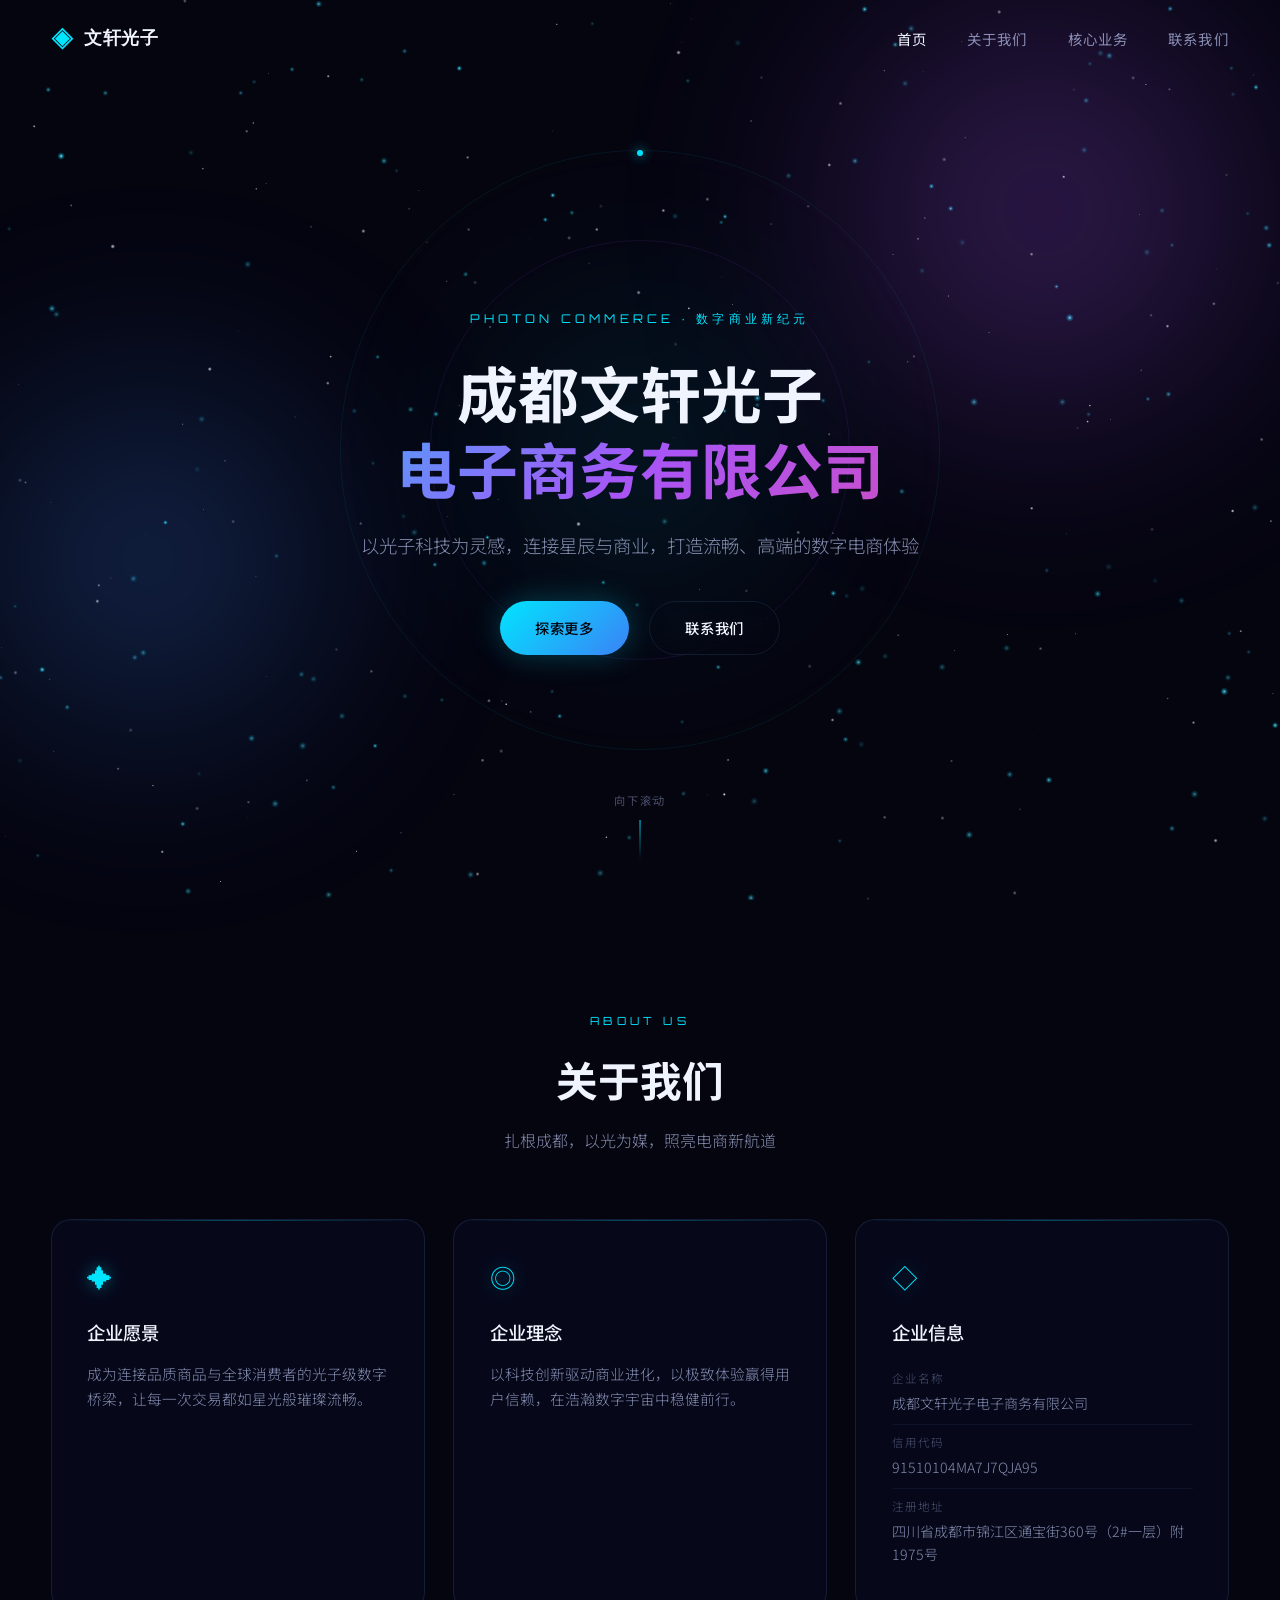
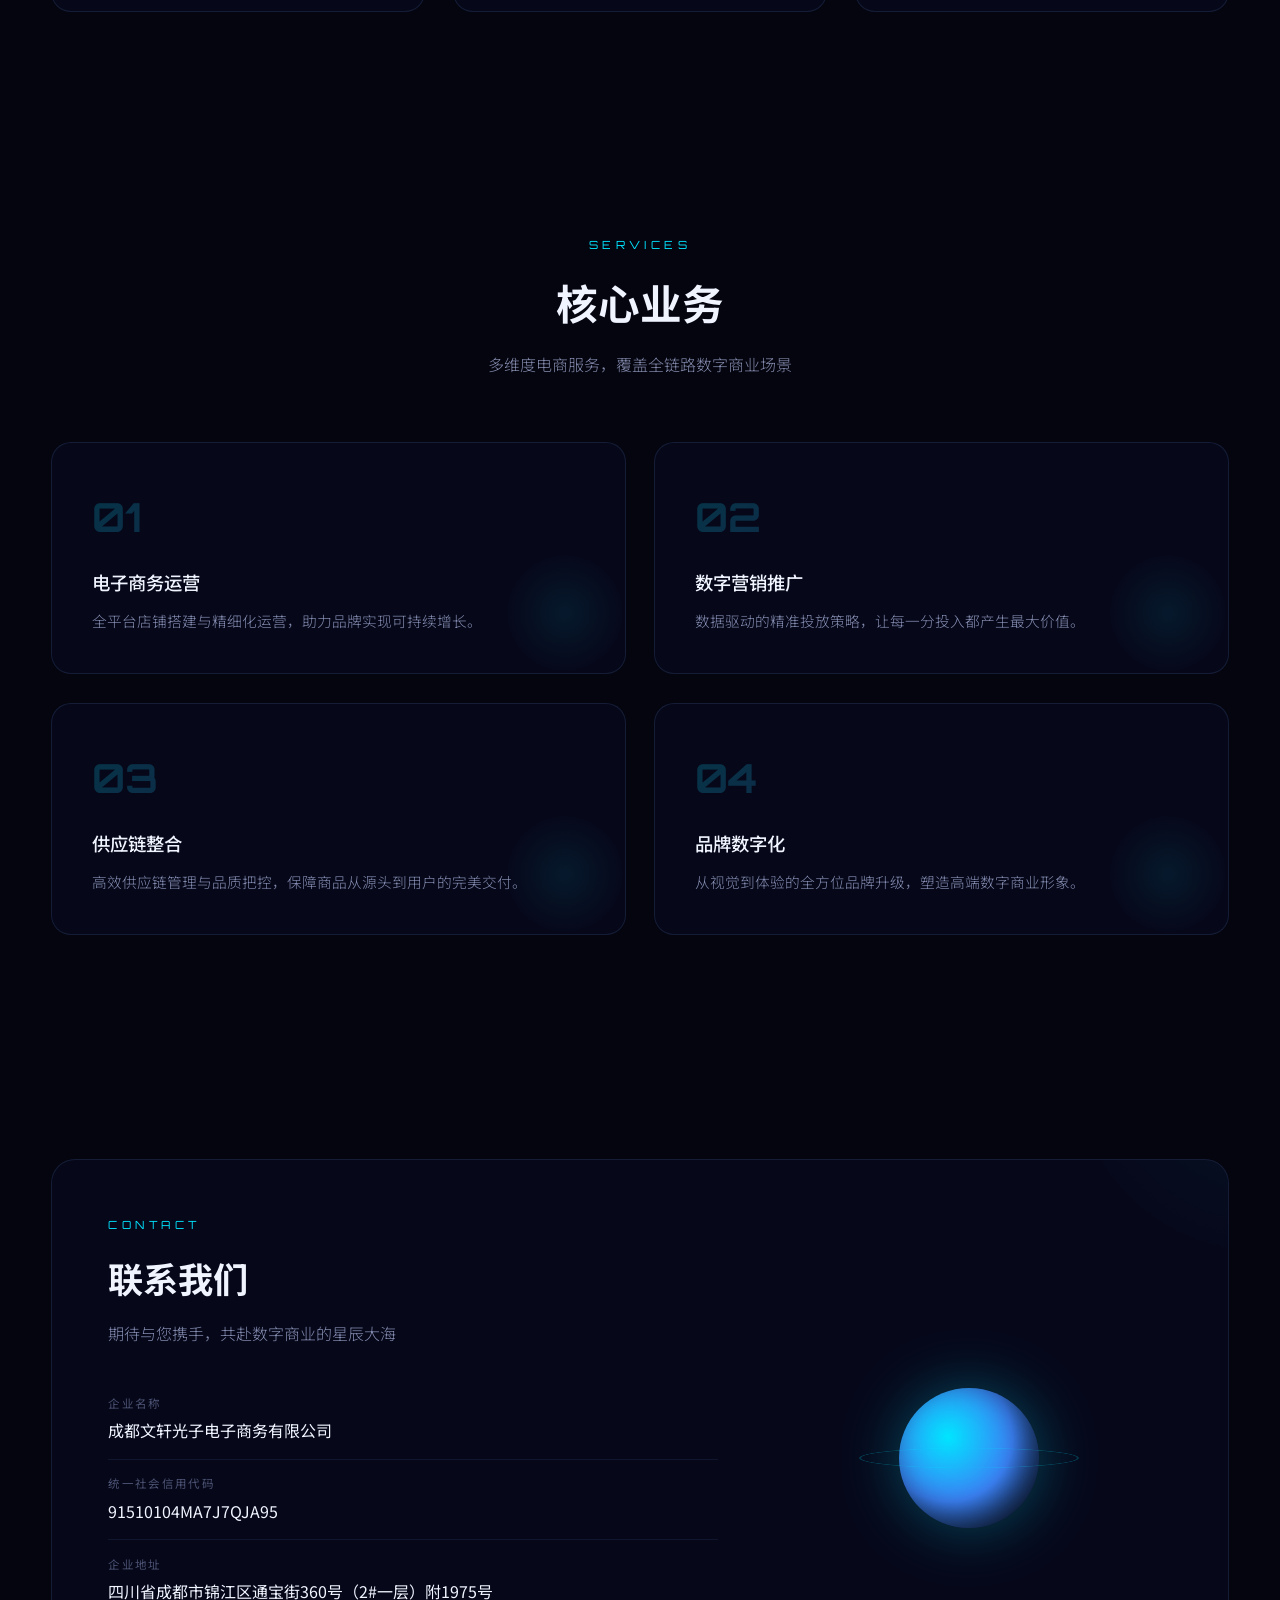
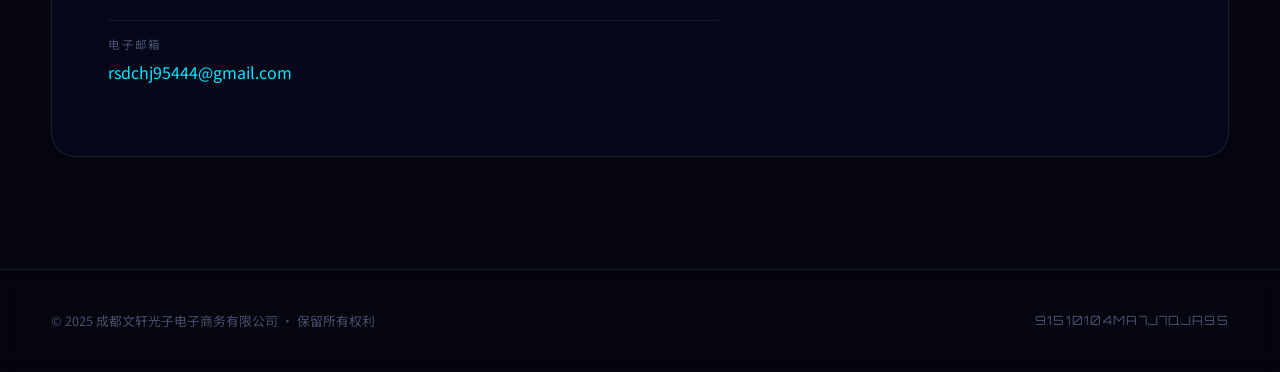
<file: index.html>
<!DOCTYPE html>
<html lang="zh-CN">
<head>
  <meta charset="UTF-8" />
  <meta name="viewport" content="width=device-width, initial-scale=1.0" />
  <meta name="description" content="成都文轩光子电子商务有限公司 — 以光子科技驱动数字商业未来" />
  <title>成都文轩光子电子商务有限公司</title>
  <link rel="preconnect" href="https://fonts.googleapis.com" />
  <link rel="preconnect" href="https://fonts.gstatic.com" crossorigin />
  <link href="https://fonts.googleapis.com/css2?family=Noto+Sans+SC:wght@300;400;500;700&family=Orbitron:wght@400;600;700&display=swap" rel="stylesheet" />
  <link rel="stylesheet" href="styles.css" />
</head>
<body>
  <canvas id="starfield" aria-hidden="true"></canvas>
  <div class="nebula nebula-1" aria-hidden="true"></div>
  <div class="nebula nebula-2" aria-hidden="true"></div>
  <div class="nebula nebula-3" aria-hidden="true"></div>

  <header class="header">
    <nav class="nav container">
      <a href="#" class="logo">
        <span class="logo-icon">◈</span>
        <span class="logo-text">文轩光子</span>
      </a>
      <ul class="nav-links">
        <li><a href="#home">首页</a></li>
        <li><a href="#about">关于我们</a></li>
        <li><a href="#services">核心业务</a></li>
        <li><a href="#contact">联系我们</a></li>
      </ul>
      <button class="nav-toggle" aria-label="打开菜单">
        <span></span><span></span><span></span>
      </button>
    </nav>
  </header>

  <main>
    <section id="home" class="hero">
      <div class="hero-content container">
        <p class="hero-tag reveal">PHOTON COMMERCE · 数字商业新纪元</p>
        <h1 class="hero-title reveal">
          <span class="title-line">成都文轩光子</span>
          <span class="title-line accent">电子商务有限公司</span>
        </h1>
        <p class="hero-desc reveal">
          以光子科技为灵感，连接星辰与商业，打造流畅、高端的数字电商体验
        </p>
        <div class="hero-actions reveal">
          <a href="#about" class="btn btn-primary">探索更多</a>
          <a href="#contact" class="btn btn-ghost">联系我们</a>
        </div>
      </div>
      <div class="hero-orbit" aria-hidden="true">
        <div class="orbit-ring ring-1"></div>
        <div class="orbit-ring ring-2"></div>
        <div class="orbit-dot"></div>
      </div>
      <div class="scroll-hint" aria-hidden="true">
        <span>向下滚动</span>
        <div class="scroll-line"></div>
      </div>
    </section>

    <section id="about" class="section about">
      <div class="container">
        <div class="section-header reveal">
          <span class="section-label">ABOUT US</span>
          <h2>关于我们</h2>
          <p class="section-sub">扎根成都，以光为媒，照亮电商新航道</p>
        </div>
        <div class="about-grid">
          <article class="glass-card reveal">
            <div class="card-icon">✦</div>
            <h3>企业愿景</h3>
            <p>成为连接品质商品与全球消费者的光子级数字桥梁，让每一次交易都如星光般璀璨流畅。</p>
          </article>
          <article class="glass-card reveal" style="--delay: 0.1s">
            <div class="card-icon">◎</div>
            <h3>企业理念</h3>
            <p>以科技创新驱动商业进化，以极致体验赢得用户信赖，在浩瀚数字宇宙中稳健前行。</p>
          </article>
          <article class="glass-card reveal" style="--delay: 0.2s">
            <div class="card-icon">◇</div>
            <h3>企业信息</h3>
            <ul class="info-list">
              <li><span>企业名称</span>成都文轩光子电子商务有限公司</li>
              <li><span>信用代码</span>91510104MA7J7QJA95</li>
              <li><span>注册地址</span>四川省成都市锦江区通宝街360号（2#一层）附1975号</li>
            </ul>
          </article>
        </div>
      </div>
    </section>

    <section id="services" class="section services">
      <div class="container">
        <div class="section-header reveal">
          <span class="section-label">SERVICES</span>
          <h2>核心业务</h2>
          <p class="section-sub">多维度电商服务，覆盖全链路数字商业场景</p>
        </div>
        <div class="services-grid">
          <article class="service-card reveal">
            <span class="service-num">01</span>
            <h3>电子商务运营</h3>
            <p>全平台店铺搭建与精细化运营，助力品牌实现可持续增长。</p>
          </article>
          <article class="service-card reveal" style="--delay: 0.1s">
            <span class="service-num">02</span>
            <h3>数字营销推广</h3>
            <p>数据驱动的精准投放策略，让每一分投入都产生最大价值。</p>
          </article>
          <article class="service-card reveal" style="--delay: 0.2s">
            <span class="service-num">03</span>
            <h3>供应链整合</h3>
            <p>高效供应链管理与品质把控，保障商品从源头到用户的完美交付。</p>
          </article>
          <article class="service-card reveal" style="--delay: 0.3s">
            <span class="service-num">04</span>
            <h3>品牌数字化</h3>
            <p>从视觉到体验的全方位品牌升级，塑造高端数字商业形象。</p>
          </article>
        </div>
      </div>
    </section>

    <section id="contact" class="section contact">
      <div class="container">
        <div class="contact-wrapper reveal">
          <div class="contact-info">
            <span class="section-label">CONTACT</span>
            <h2>联系我们</h2>
            <p class="contact-desc">期待与您携手，共赴数字商业的星辰大海</p>
            <ul class="contact-list">
              <li>
                <span class="contact-label">企业名称</span>
                <span>成都文轩光子电子商务有限公司</span>
              </li>
              <li>
                <span class="contact-label">统一社会信用代码</span>
                <span>91510104MA7J7QJA95</span>
              </li>
              <li>
                <span class="contact-label">企业地址</span>
                <span>四川省成都市锦江区通宝街360号（2#一层）附1975号</span>
              </li>
              <li>
                <span class="contact-label">电子邮箱</span>
                <a href="mailto:rsdchj95444@gmail.com">rsdchj95444@gmail.com</a>
              </li>
            </ul>
          </div>
          <div class="contact-visual" aria-hidden="true">
            <div class="planet"></div>
            <div class="planet-ring"></div>
          </div>
        </div>
      </div>
    </section>
  </main>

  <footer class="footer">
    <div class="container footer-inner">
      <p>© 2025 成都文轩光子电子商务有限公司 · 保留所有权利</p>
      <p class="footer-code">91510104MA7J7QJA95</p>
    </div>
  </footer>

  <script src="script.js"></script>
</body>
</html>
</file>
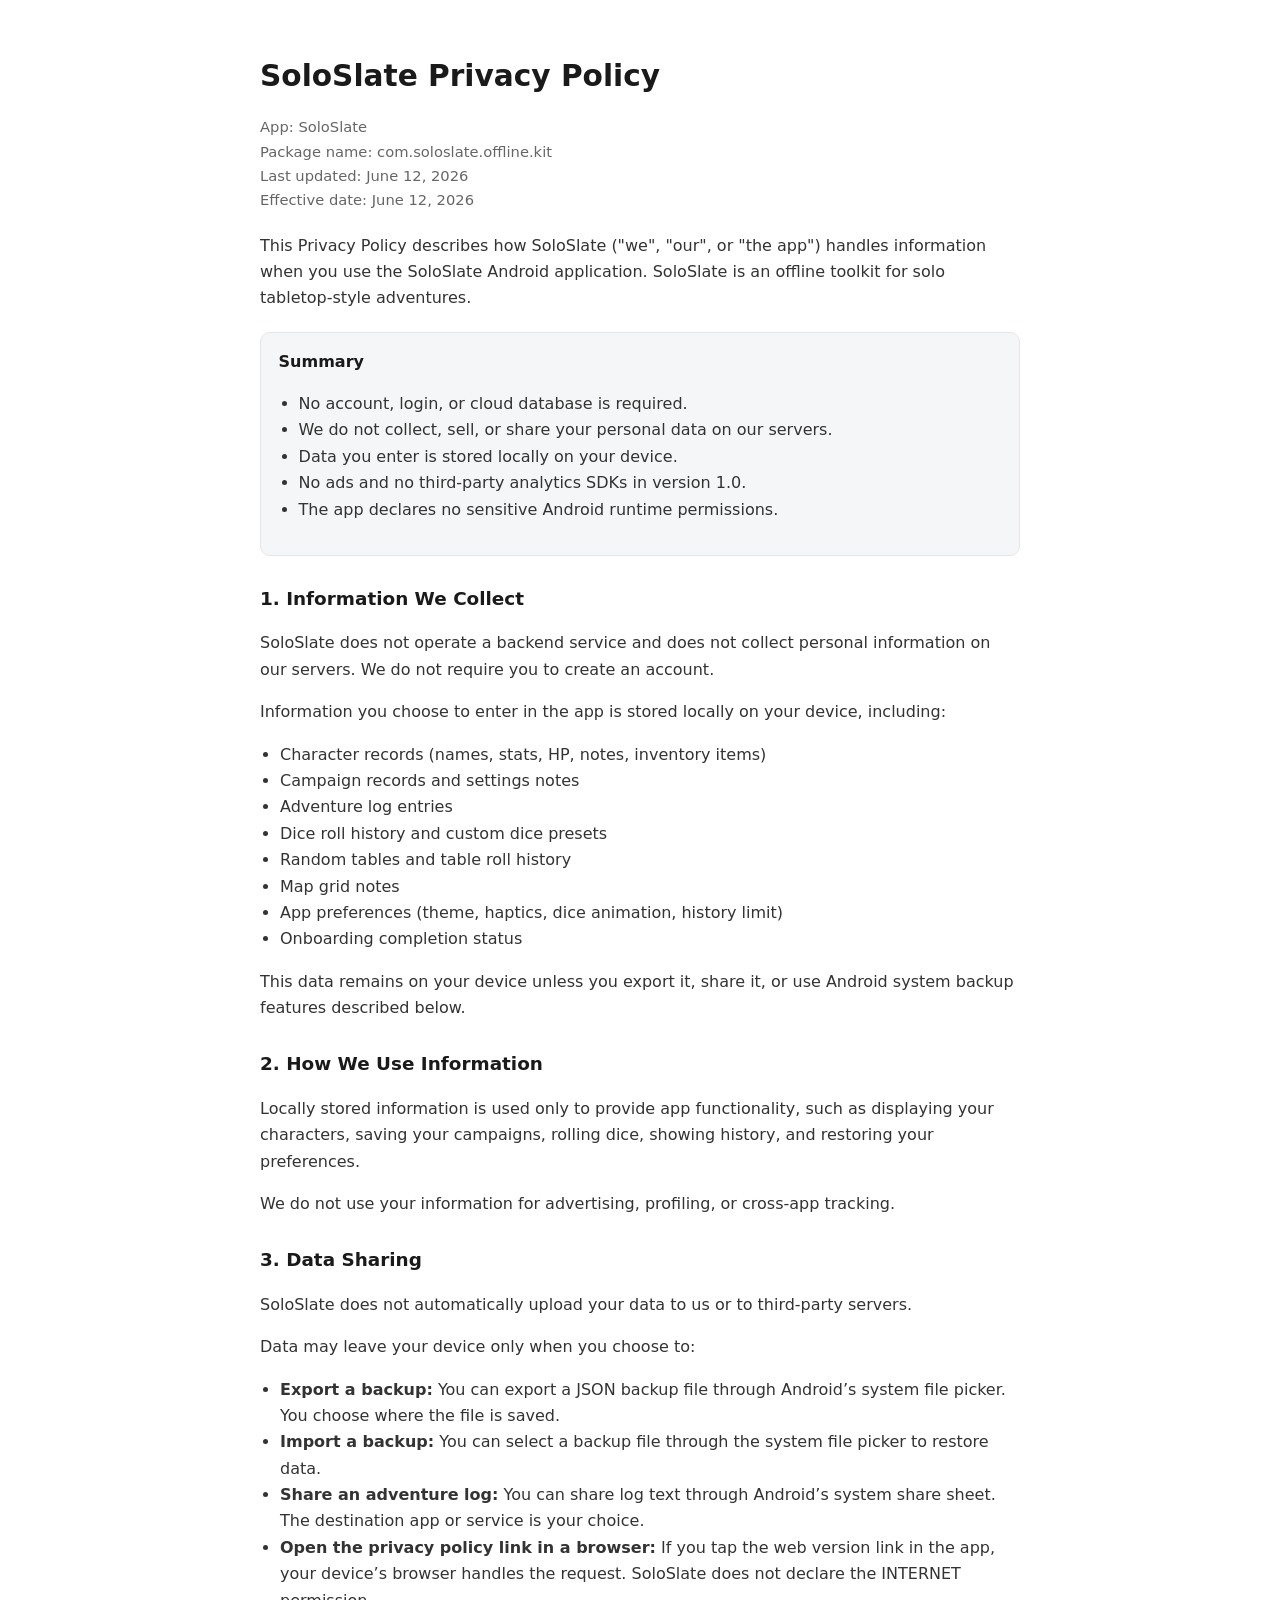
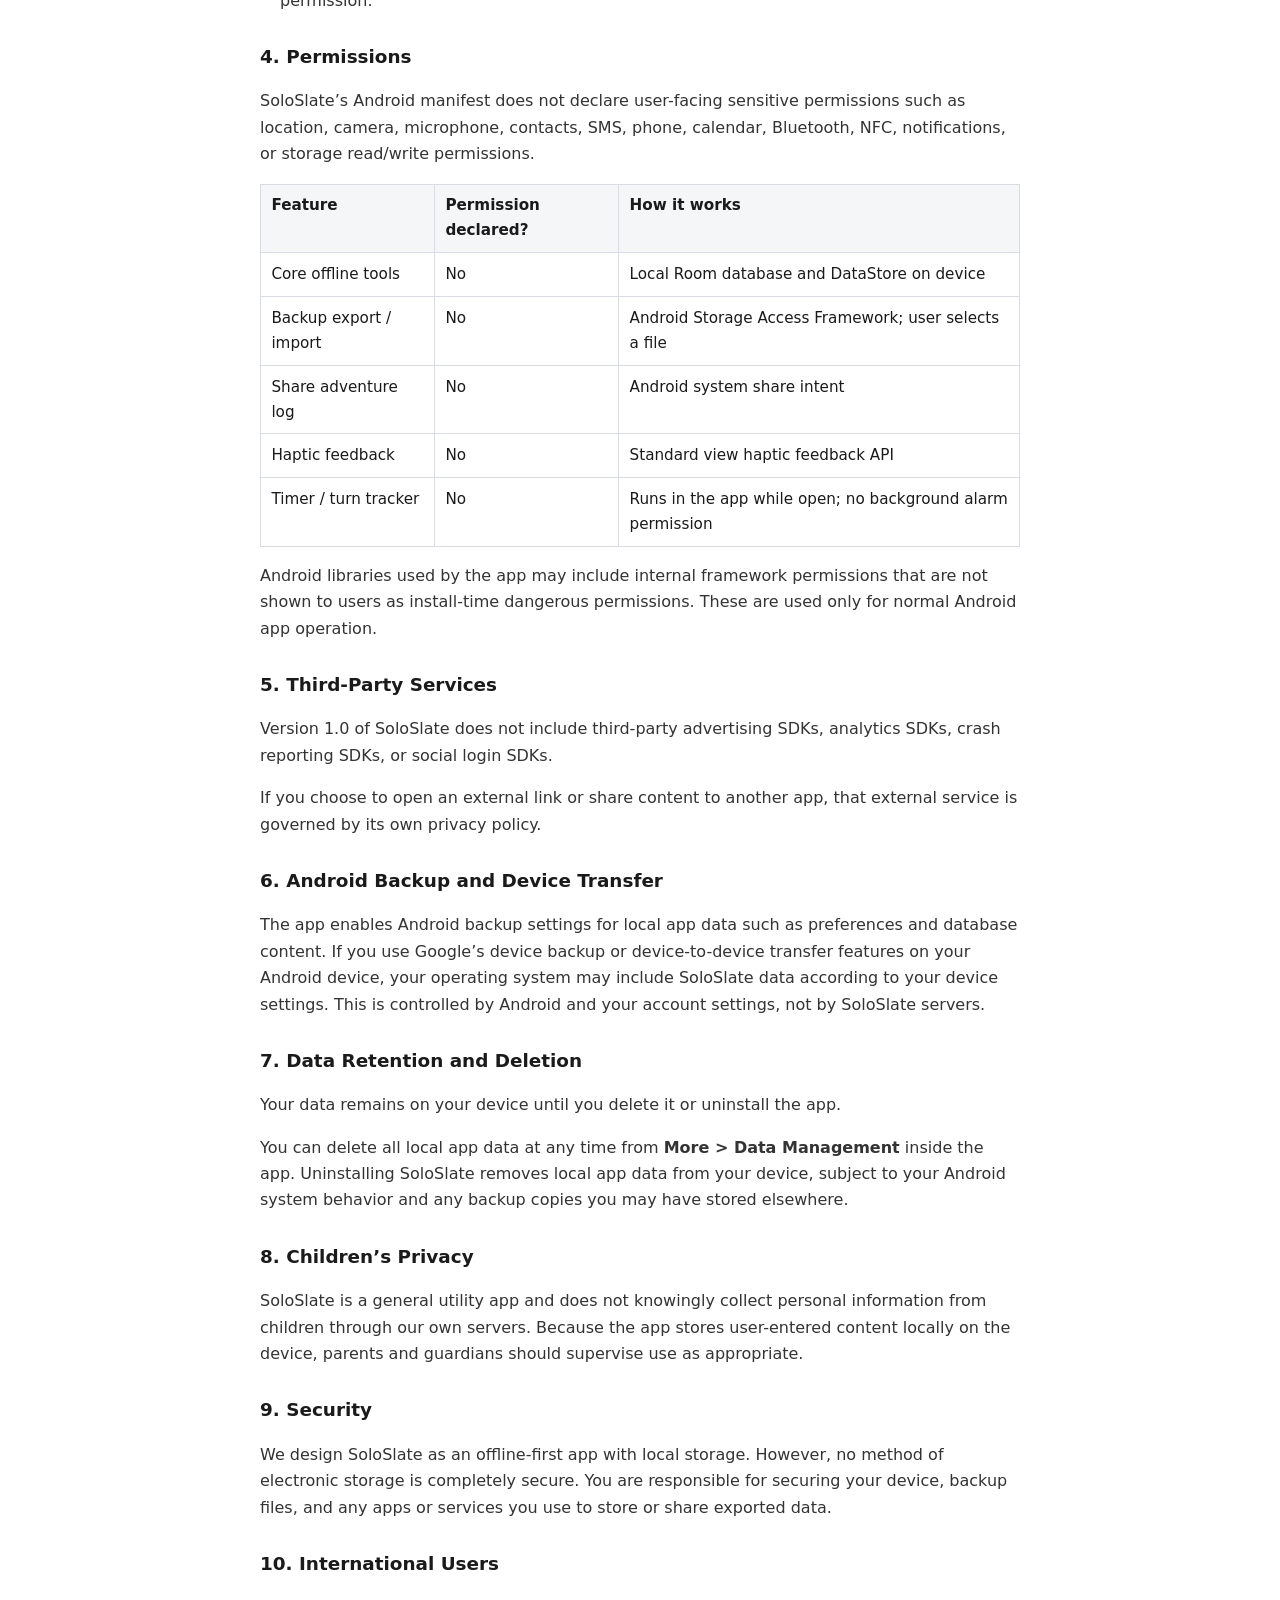
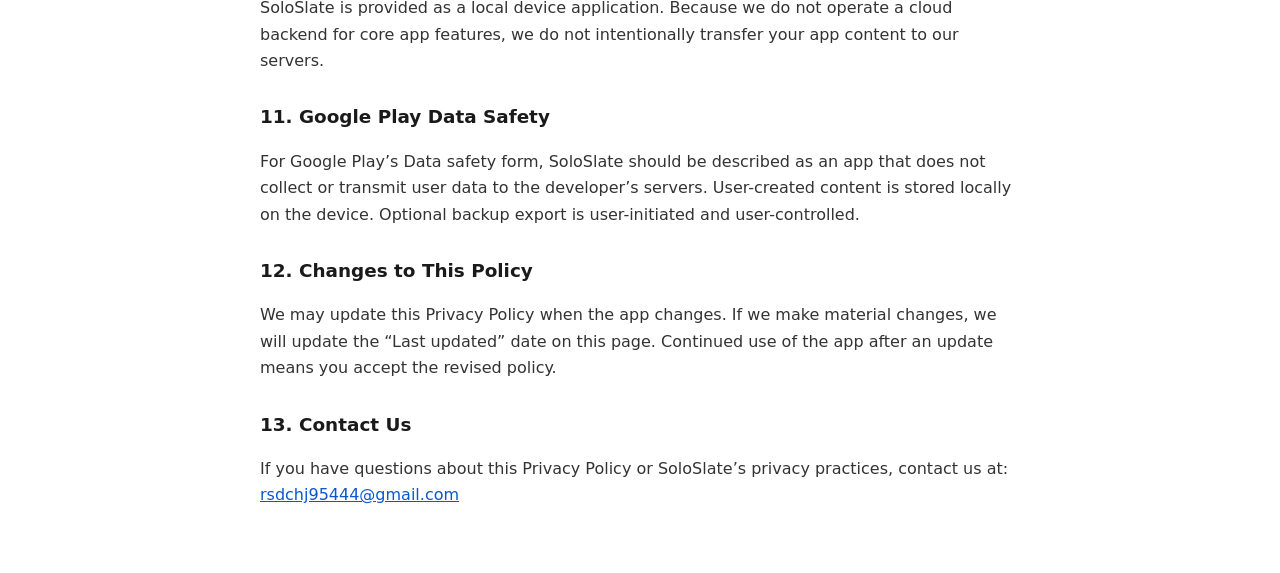
<file: privacy-policy.html>
<!DOCTYPE html>
<html lang="en">
<head>
    <meta charset="UTF-8">
    <meta name="viewport" content="width=device-width, initial-scale=1.0">
    <title>SoloSlate Privacy Policy</title>
    <style>
        :root {
            color-scheme: light dark;
        }
        body {
            font-family: system-ui, -apple-system, "Segoe UI", Roboto, sans-serif;
            line-height: 1.65;
            max-width: 760px;
            margin: 0 auto;
            padding: 2rem 1.25rem 3rem;
            color: #1a1a1a;
            background: #ffffff;
        }
        h1 {
            font-size: 1.85rem;
            margin-bottom: 0.25rem;
        }
        h2 {
            font-size: 1.15rem;
            margin-top: 1.75rem;
            margin-bottom: 0.5rem;
        }
        p, li {
            color: #333333;
        }
        ul {
            padding-left: 1.25rem;
        }
        .meta {
            color: #666666;
            font-size: 0.92rem;
            margin-bottom: 1.25rem;
        }
        .summary-box {
            background: #f5f6f8;
            border: 1px solid #e2e5ea;
            border-radius: 10px;
            padding: 1rem 1.1rem;
            margin: 1.25rem 0;
        }
        a {
            color: #0b57d0;
        }
        table {
            width: 100%;
            border-collapse: collapse;
            margin: 0.75rem 0 1rem;
            font-size: 0.95rem;
        }
        th, td {
            border: 1px solid #d9dde3;
            padding: 0.55rem 0.65rem;
            text-align: left;
            vertical-align: top;
        }
        th {
            background: #f5f6f8;
        }
        @media (prefers-color-scheme: dark) {
            body {
                color: #ececec;
                background: #121212;
            }
            p, li {
                color: #d6d6d6;
            }
            .meta {
                color: #a8a8a8;
            }
            .summary-box {
                background: #1d1f23;
                border-color: #333842;
            }
            th {
                background: #1d1f23;
            }
            th, td {
                border-color: #333842;
            }
            a {
                color: #8ab4f8;
            }
        }
    </style>
</head>
<body>
    <h1>SoloSlate Privacy Policy</h1>
    <p class="meta">
        App: SoloSlate<br>
        Package name: com.soloslate.offline.kit<br>
        Last updated: June 12, 2026<br>
        Effective date: June 12, 2026
    </p>

    <p>
        This Privacy Policy describes how SoloSlate ("we", "our", or "the app") handles information when you use the
        SoloSlate Android application. SoloSlate is an offline toolkit for solo tabletop-style adventures.
    </p>

    <div class="summary-box">
        <strong>Summary</strong>
        <ul>
            <li>No account, login, or cloud database is required.</li>
            <li>We do not collect, sell, or share your personal data on our servers.</li>
            <li>Data you enter is stored locally on your device.</li>
            <li>No ads and no third-party analytics SDKs in version 1.0.</li>
            <li>The app declares no sensitive Android runtime permissions.</li>
        </ul>
    </div>

    <h2>1. Information We Collect</h2>
    <p>
        SoloSlate does not operate a backend service and does not collect personal information on our servers.
        We do not require you to create an account.
    </p>
    <p>
        Information you choose to enter in the app is stored locally on your device, including:
    </p>
    <ul>
        <li>Character records (names, stats, HP, notes, inventory items)</li>
        <li>Campaign records and settings notes</li>
        <li>Adventure log entries</li>
        <li>Dice roll history and custom dice presets</li>
        <li>Random tables and table roll history</li>
        <li>Map grid notes</li>
        <li>App preferences (theme, haptics, dice animation, history limit)</li>
        <li>Onboarding completion status</li>
    </ul>
    <p>
        This data remains on your device unless you export it, share it, or use Android system backup features described below.
    </p>

    <h2>2. How We Use Information</h2>
    <p>
        Locally stored information is used only to provide app functionality, such as displaying your characters,
        saving your campaigns, rolling dice, showing history, and restoring your preferences.
    </p>
    <p>
        We do not use your information for advertising, profiling, or cross-app tracking.
    </p>

    <h2>3. Data Sharing</h2>
    <p>
        SoloSlate does not automatically upload your data to us or to third-party servers.
    </p>
    <p>
        Data may leave your device only when you choose to:
    </p>
    <ul>
        <li>
            <strong>Export a backup:</strong> You can export a JSON backup file through Android’s system file picker.
            You choose where the file is saved.
        </li>
        <li>
            <strong>Import a backup:</strong> You can select a backup file through the system file picker to restore data.
        </li>
        <li>
            <strong>Share an adventure log:</strong> You can share log text through Android’s system share sheet.
            The destination app or service is your choice.
        </li>
        <li>
            <strong>Open the privacy policy link in a browser:</strong> If you tap the web version link in the app,
            your device’s browser handles the request. SoloSlate does not declare the INTERNET permission.
        </li>
    </ul>

    <h2>4. Permissions</h2>
    <p>
        SoloSlate’s Android manifest does not declare user-facing sensitive permissions such as location, camera,
        microphone, contacts, SMS, phone, calendar, Bluetooth, NFC, notifications, or storage read/write permissions.
    </p>
    <table>
        <thead>
            <tr>
                <th>Feature</th>
                <th>Permission declared?</th>
                <th>How it works</th>
            </tr>
        </thead>
        <tbody>
            <tr>
                <td>Core offline tools</td>
                <td>No</td>
                <td>Local Room database and DataStore on device</td>
            </tr>
            <tr>
                <td>Backup export / import</td>
                <td>No</td>
                <td>Android Storage Access Framework; user selects a file</td>
            </tr>
            <tr>
                <td>Share adventure log</td>
                <td>No</td>
                <td>Android system share intent</td>
            </tr>
            <tr>
                <td>Haptic feedback</td>
                <td>No</td>
                <td>Standard view haptic feedback API</td>
            </tr>
            <tr>
                <td>Timer / turn tracker</td>
                <td>No</td>
                <td>Runs in the app while open; no background alarm permission</td>
            </tr>
        </tbody>
    </table>
    <p>
        Android libraries used by the app may include internal framework permissions that are not shown to users as
        install-time dangerous permissions. These are used only for normal Android app operation.
    </p>

    <h2>5. Third-Party Services</h2>
    <p>
        Version 1.0 of SoloSlate does not include third-party advertising SDKs, analytics SDKs, crash reporting SDKs,
        or social login SDKs.
    </p>
    <p>
        If you choose to open an external link or share content to another app, that external service is governed by
        its own privacy policy.
    </p>

    <h2>6. Android Backup and Device Transfer</h2>
    <p>
        The app enables Android backup settings for local app data such as preferences and database content.
        If you use Google’s device backup or device-to-device transfer features on your Android device, your operating
        system may include SoloSlate data according to your device settings. This is controlled by Android and your
        account settings, not by SoloSlate servers.
    </p>

    <h2>7. Data Retention and Deletion</h2>
    <p>
        Your data remains on your device until you delete it or uninstall the app.
    </p>
    <p>
        You can delete all local app data at any time from <strong>More &gt; Data Management</strong> inside the app.
        Uninstalling SoloSlate removes local app data from your device, subject to your Android system behavior and
        any backup copies you may have stored elsewhere.
    </p>

    <h2>8. Children’s Privacy</h2>
    <p>
        SoloSlate is a general utility app and does not knowingly collect personal information from children through
        our own servers. Because the app stores user-entered content locally on the device, parents and guardians
        should supervise use as appropriate.
    </p>

    <h2>9. Security</h2>
    <p>
        We design SoloSlate as an offline-first app with local storage. However, no method of electronic storage is
        completely secure. You are responsible for securing your device, backup files, and any apps or services you
        use to store or share exported data.
    </p>

    <h2>10. International Users</h2>
    <p>
        SoloSlate is provided as a local device application. Because we do not operate a cloud backend for core app
        features, we do not intentionally transfer your app content to our servers.
    </p>

    <h2>11. Google Play Data Safety</h2>
    <p>
        For Google Play’s Data safety form, SoloSlate should be described as an app that does not collect or transmit
        user data to the developer’s servers. User-created content is stored locally on the device. Optional backup
        export is user-initiated and user-controlled.
    </p>

    <h2>12. Changes to This Policy</h2>
    <p>
        We may update this Privacy Policy when the app changes. If we make material changes, we will update the
        “Last updated” date on this page. Continued use of the app after an update means you accept the revised policy.
    </p>

    <h2>13. Contact Us</h2>
    <p>
        If you have questions about this Privacy Policy or SoloSlate’s privacy practices, contact us at:
        <a href="mailto:rsdchj95444@gmail.com">rsdchj95444@gmail.com</a>
    </p>
</body>
</html>
</file>
<file: styles.css>
/* ===== Reset & Base ===== */
*, *::before, *::after {
  margin: 0;
  padding: 0;
  box-sizing: border-box;
}

:root {
  --bg-deep: #050510;
  --bg-space: #0a0a1a;
  --accent-cyan: #00e5ff;
  --accent-purple: #a855f7;
  --accent-blue: #3b82f6;
  --accent-pink: #ec4899;
  --text-primary: #f0f4ff;
  --text-secondary: rgba(200, 210, 255, 0.65);
  --text-muted: rgba(160, 170, 220, 0.45);
  --glass-bg: rgba(10, 15, 40, 0.45);
  --glass-border: rgba(120, 180, 255, 0.12);
  --glass-glow: rgba(0, 229, 255, 0.08);
  --font-display: 'Orbitron', sans-serif;
  --font-body: 'Noto Sans SC', sans-serif;
  --transition: 0.4s cubic-bezier(0.25, 0.46, 0.45, 0.94);
}

html {
  scroll-behavior: smooth;
  font-size: 16px;
}

body {
  font-family: var(--font-body);
  background: var(--bg-deep);
  color: var(--text-primary);
  overflow-x: hidden;
  line-height: 1.7;
  -webkit-font-smoothing: antialiased;
}

a {
  color: var(--accent-cyan);
  text-decoration: none;
  transition: color var(--transition);
}

a:hover {
  color: #fff;
}

.container {
  width: min(1200px, 92vw);
  margin: 0 auto;
}

/* ===== Starfield Canvas ===== */
#starfield {
  position: fixed;
  inset: 0;
  z-index: 0;
  pointer-events: none;
}

/* ===== Nebula Layers ===== */
.nebula {
  position: fixed;
  border-radius: 50%;
  filter: blur(100px);
  opacity: 0.35;
  pointer-events: none;
  z-index: 0;
  animation: nebulaDrift 20s ease-in-out infinite alternate;
}

.nebula-1 {
  width: 600px;
  height: 600px;
  background: radial-gradient(circle, var(--accent-purple) 0%, transparent 70%);
  top: -10%;
  right: -5%;
}

.nebula-2 {
  width: 500px;
  height: 500px;
  background: radial-gradient(circle, var(--accent-blue) 0%, transparent 70%);
  bottom: 10%;
  left: -8%;
  animation-delay: -7s;
}

.nebula-3 {
  width: 400px;
  height: 400px;
  background: radial-gradient(circle, var(--accent-cyan) 0%, transparent 70%);
  top: 50%;
  left: 50%;
  transform: translate(-50%, -50%);
  opacity: 0.15;
  animation-delay: -14s;
}

@keyframes nebulaDrift {
  0% { transform: translate(0, 0) scale(1); }
  100% { transform: translate(30px, -20px) scale(1.08); }
}

/* ===== Header ===== */
.header {
  position: fixed;
  top: 0;
  left: 0;
  right: 0;
  z-index: 100;
  padding: 1.2rem 0;
  transition: background var(--transition), backdrop-filter var(--transition), padding var(--transition);
}

.header.scrolled {
  background: rgba(5, 5, 16, 0.75);
  backdrop-filter: blur(20px);
  -webkit-backdrop-filter: blur(20px);
  border-bottom: 1px solid var(--glass-border);
  padding: 0.8rem 0;
}

.nav {
  display: flex;
  align-items: center;
  justify-content: space-between;
}

.logo {
  display: flex;
  align-items: center;
  gap: 0.6rem;
  color: var(--text-primary);
  font-family: var(--font-display);
  font-weight: 600;
  font-size: 1.1rem;
  letter-spacing: 0.05em;
}

.logo-icon {
  color: var(--accent-cyan);
  font-size: 1.4rem;
  animation: pulse 3s ease-in-out infinite;
}

@keyframes pulse {
  0%, 100% { opacity: 1; filter: drop-shadow(0 0 6px var(--accent-cyan)); }
  50% { opacity: 0.7; filter: drop-shadow(0 0 12px var(--accent-cyan)); }
}

.nav-links {
  display: flex;
  list-style: none;
  gap: 2.5rem;
}

.nav-links a {
  color: var(--text-secondary);
  font-size: 0.9rem;
  font-weight: 400;
  letter-spacing: 0.08em;
  position: relative;
}

.nav-links a::after {
  content: '';
  position: absolute;
  bottom: -4px;
  left: 0;
  width: 0;
  height: 1px;
  background: linear-gradient(90deg, var(--accent-cyan), var(--accent-purple));
  transition: width var(--transition);
}

.nav-links a:hover {
  color: var(--text-primary);
}

.nav-links a:hover::after {
  width: 100%;
}

.nav-toggle {
  display: none;
  flex-direction: column;
  gap: 5px;
  background: none;
  border: none;
  cursor: pointer;
  padding: 4px;
}

.nav-toggle span {
  display: block;
  width: 24px;
  height: 2px;
  background: var(--text-primary);
  transition: var(--transition);
}

/* ===== Hero ===== */
.hero {
  position: relative;
  z-index: 1;
  min-height: 100vh;
  display: flex;
  align-items: center;
  justify-content: center;
  padding: 8rem 0 4rem;
}

.hero-content {
  text-align: center;
  position: relative;
  z-index: 2;
}

.hero-tag {
  font-family: var(--font-display);
  font-size: 0.75rem;
  letter-spacing: 0.35em;
  color: var(--accent-cyan);
  margin-bottom: 1.5rem;
  opacity: 0.85;
}

.hero-title {
  font-size: clamp(2rem, 5.5vw, 3.8rem);
  font-weight: 700;
  line-height: 1.25;
  margin-bottom: 1.5rem;
}

.title-line {
  display: block;
}

.title-line.accent {
  background: linear-gradient(135deg, var(--accent-cyan), var(--accent-purple), var(--accent-pink));
  -webkit-background-clip: text;
  -webkit-text-fill-color: transparent;
  background-clip: text;
}

.hero-desc {
  font-size: clamp(0.95rem, 2vw, 1.15rem);
  color: var(--text-secondary);
  max-width: 560px;
  margin: 0 auto 2.5rem;
  font-weight: 300;
}

.hero-actions {
  display: flex;
  gap: 1.2rem;
  justify-content: center;
  flex-wrap: wrap;
}

.btn {
  display: inline-flex;
  align-items: center;
  padding: 0.85rem 2.2rem;
  border-radius: 50px;
  font-size: 0.9rem;
  font-weight: 500;
  letter-spacing: 0.06em;
  transition: all var(--transition);
  cursor: pointer;
  border: none;
}

.btn-primary {
  background: linear-gradient(135deg, var(--accent-cyan), var(--accent-blue));
  color: #050510;
  box-shadow: 0 0 30px rgba(0, 229, 255, 0.25);
}

.btn-primary:hover {
  transform: translateY(-2px);
  box-shadow: 0 0 50px rgba(0, 229, 255, 0.4);
  color: #050510;
}

.btn-ghost {
  background: transparent;
  color: var(--text-primary);
  border: 1px solid var(--glass-border);
  backdrop-filter: blur(10px);
}

.btn-ghost:hover {
  border-color: var(--accent-cyan);
  background: var(--glass-glow);
  color: var(--text-primary);
}

/* Hero Orbit Decoration */
.hero-orbit {
  position: absolute;
  top: 50%;
  left: 50%;
  transform: translate(-50%, -50%);
  width: min(70vw, 600px);
  height: min(70vw, 600px);
  pointer-events: none;
  z-index: 0;
}

.orbit-ring {
  position: absolute;
  inset: 0;
  border: 1px solid rgba(0, 229, 255, 0.08);
  border-radius: 50%;
  animation: orbitSpin 30s linear infinite;
}

.ring-2 {
  inset: 15%;
  border-color: rgba(168, 85, 247, 0.1);
  animation-direction: reverse;
  animation-duration: 45s;
}

.orbit-dot {
  position: absolute;
  top: 0;
  left: 50%;
  width: 6px;
  height: 6px;
  background: var(--accent-cyan);
  border-radius: 50%;
  box-shadow: 0 0 12px var(--accent-cyan);
  transform: translateX(-50%);
  animation: orbitSpin 30s linear infinite;
  transform-origin: 0 min(35vw, 300px);
}

@keyframes orbitSpin {
  from { transform: rotate(0deg); }
  to { transform: rotate(360deg); }
}

.scroll-hint {
  position: absolute;
  bottom: 2.5rem;
  left: 50%;
  transform: translateX(-50%);
  display: flex;
  flex-direction: column;
  align-items: center;
  gap: 0.6rem;
  color: var(--text-muted);
  font-size: 0.7rem;
  letter-spacing: 0.2em;
}

.scroll-line {
  width: 1px;
  height: 40px;
  background: linear-gradient(to bottom, var(--accent-cyan), transparent);
  animation: scrollPulse 2s ease-in-out infinite;
}

@keyframes scrollPulse {
  0%, 100% { opacity: 0.3; transform: scaleY(0.6); }
  50% { opacity: 1; transform: scaleY(1); }
}

/* ===== Sections ===== */
.section {
  position: relative;
  z-index: 1;
  padding: 7rem 0;
}

.section-header {
  text-align: center;
  margin-bottom: 4rem;
}

.section-label {
  font-family: var(--font-display);
  font-size: 0.7rem;
  letter-spacing: 0.4em;
  color: var(--accent-cyan);
  display: block;
  margin-bottom: 0.8rem;
}

.section-header h2 {
  font-size: clamp(1.8rem, 4vw, 2.6rem);
  font-weight: 700;
  margin-bottom: 0.8rem;
}

.section-sub {
  color: var(--text-secondary);
  font-weight: 300;
  font-size: 1rem;
}

/* ===== Glass Cards ===== */
.about-grid {
  display: grid;
  grid-template-columns: repeat(3, 1fr);
  gap: 1.8rem;
}

.glass-card {
  background: var(--glass-bg);
  border: 1px solid var(--glass-border);
  border-radius: 20px;
  padding: 2.2rem;
  backdrop-filter: blur(20px);
  -webkit-backdrop-filter: blur(20px);
  transition: all var(--transition);
  position: relative;
  overflow: hidden;
}

.glass-card::before {
  content: '';
  position: absolute;
  top: 0;
  left: 0;
  right: 0;
  height: 1px;
  background: linear-gradient(90deg, transparent, rgba(0, 229, 255, 0.3), transparent);
}

.glass-card:hover {
  transform: translateY(-6px);
  border-color: rgba(0, 229, 255, 0.25);
  box-shadow: 0 20px 60px rgba(0, 0, 0, 0.4), 0 0 40px var(--glass-glow);
}

.card-icon {
  font-size: 1.6rem;
  color: var(--accent-cyan);
  margin-bottom: 1.2rem;
  filter: drop-shadow(0 0 8px rgba(0, 229, 255, 0.4));
}

.glass-card h3 {
  font-size: 1.15rem;
  margin-bottom: 0.8rem;
  font-weight: 500;
}

.glass-card p {
  color: var(--text-secondary);
  font-size: 0.92rem;
  font-weight: 300;
}

.info-list {
  list-style: none;
}

.info-list li {
  font-size: 0.88rem;
  color: var(--text-secondary);
  padding: 0.5rem 0;
  border-bottom: 1px solid rgba(120, 180, 255, 0.06);
  font-weight: 300;
}

.info-list li:last-child {
  border-bottom: none;
}

.info-list li span {
  display: block;
  font-size: 0.72rem;
  color: var(--text-muted);
  letter-spacing: 0.1em;
  margin-bottom: 0.2rem;
  text-transform: uppercase;
}

/* ===== Services ===== */
.services-grid {
  display: grid;
  grid-template-columns: repeat(2, 1fr);
  gap: 1.8rem;
}

.service-card {
  background: var(--glass-bg);
  border: 1px solid var(--glass-border);
  border-radius: 20px;
  padding: 2.5rem;
  backdrop-filter: blur(20px);
  -webkit-backdrop-filter: blur(20px);
  transition: all var(--transition);
  position: relative;
  overflow: hidden;
}

.service-card::after {
  content: '';
  position: absolute;
  bottom: 0;
  right: 0;
  width: 120px;
  height: 120px;
  background: radial-gradient(circle, var(--glass-glow), transparent 70%);
  pointer-events: none;
}

.service-card:hover {
  transform: translateY(-4px);
  border-color: rgba(168, 85, 247, 0.25);
  box-shadow: 0 16px 50px rgba(0, 0, 0, 0.35);
}

.service-num {
  font-family: var(--font-display);
  font-size: 2.5rem;
  font-weight: 700;
  background: linear-gradient(135deg, rgba(0, 229, 255, 0.2), rgba(168, 85, 247, 0.2));
  -webkit-background-clip: text;
  -webkit-text-fill-color: transparent;
  background-clip: text;
  display: block;
  margin-bottom: 1rem;
}

.service-card h3 {
  font-size: 1.15rem;
  margin-bottom: 0.6rem;
  font-weight: 500;
}

.service-card p {
  color: var(--text-secondary);
  font-size: 0.92rem;
  font-weight: 300;
}

/* ===== Contact ===== */
.contact-wrapper {
  display: grid;
  grid-template-columns: 1.2fr 0.8fr;
  gap: 3rem;
  align-items: center;
  background: var(--glass-bg);
  border: 1px solid var(--glass-border);
  border-radius: 24px;
  padding: 3.5rem;
  backdrop-filter: blur(24px);
  -webkit-backdrop-filter: blur(24px);
  position: relative;
  overflow: hidden;
}

.contact-wrapper::before {
  content: '';
  position: absolute;
  top: -50%;
  right: -20%;
  width: 400px;
  height: 400px;
  background: radial-gradient(circle, rgba(0, 229, 255, 0.06), transparent 70%);
  pointer-events: none;
}

.contact-info h2 {
  font-size: clamp(1.6rem, 3vw, 2.2rem);
  margin: 0.5rem 0 0.8rem;
}

.contact-desc {
  color: var(--text-secondary);
  font-weight: 300;
  margin-bottom: 2rem;
}

.contact-list {
  list-style: none;
}

.contact-list li {
  padding: 0.9rem 0;
  border-bottom: 1px solid rgba(120, 180, 255, 0.08);
  display: flex;
  flex-direction: column;
  gap: 0.25rem;
}

.contact-list li:last-child {
  border-bottom: none;
}

.contact-label {
  font-size: 0.72rem;
  color: var(--text-muted);
  letter-spacing: 0.12em;
  text-transform: uppercase;
}

.contact-list a {
  font-size: 1rem;
}

.contact-visual {
  display: flex;
  align-items: center;
  justify-content: center;
  position: relative;
  height: 280px;
}

.planet {
  width: 140px;
  height: 140px;
  border-radius: 50%;
  background: radial-gradient(circle at 35% 35%, var(--accent-cyan), var(--accent-blue) 50%, var(--bg-deep) 100%);
  box-shadow:
    0 0 60px rgba(0, 229, 255, 0.3),
    inset -10px -10px 30px rgba(0, 0, 0, 0.5);
  animation: planetFloat 6s ease-in-out infinite;
}

.planet-ring {
  position: absolute;
  width: 220px;
  height: 60px;
  border: 2px solid rgba(0, 229, 255, 0.2);
  border-radius: 50%;
  transform: rotateX(70deg);
  animation: ringSpin 20s linear infinite;
}

@keyframes planetFloat {
  0%, 100% { transform: translateY(0); }
  50% { transform: translateY(-12px); }
}

@keyframes ringSpin {
  from { transform: rotateX(70deg) rotateZ(0deg); }
  to { transform: rotateX(70deg) rotateZ(360deg); }
}

/* ===== Footer ===== */
.footer {
  position: relative;
  z-index: 1;
  padding: 2.5rem 0;
  border-top: 1px solid var(--glass-border);
  background: rgba(5, 5, 16, 0.6);
  backdrop-filter: blur(10px);
}

.footer-inner {
  display: flex;
  justify-content: space-between;
  align-items: center;
  flex-wrap: wrap;
  gap: 1rem;
}

.footer p {
  font-size: 0.8rem;
  color: var(--text-muted);
}

.footer-code {
  font-family: var(--font-display);
  font-size: 0.7rem;
  letter-spacing: 0.1em;
}

/* ===== Reveal Animation ===== */
.reveal {
  opacity: 0;
  transform: translateY(30px);
  transition: opacity 0.8s cubic-bezier(0.25, 0.46, 0.45, 0.94),
              transform 0.8s cubic-bezier(0.25, 0.46, 0.45, 0.94);
  transition-delay: var(--delay, 0s);
}

.reveal.visible {
  opacity: 1;
  transform: translateY(0);
}

/* ===== Responsive ===== */
@media (max-width: 900px) {
  .about-grid {
    grid-template-columns: 1fr;
  }

  .services-grid {
    grid-template-columns: 1fr;
  }

  .contact-wrapper {
    grid-template-columns: 1fr;
    padding: 2.5rem;
  }

  .contact-visual {
    height: 200px;
  }
}

@media (max-width: 768px) {
  .nav-links {
    display: none;
    position: absolute;
    top: 100%;
    left: 0;
    right: 0;
    flex-direction: column;
    background: rgba(5, 5, 16, 0.95);
    backdrop-filter: blur(20px);
    padding: 1.5rem 2rem;
    gap: 1.2rem;
    border-bottom: 1px solid var(--glass-border);
  }

  .nav-links.open {
    display: flex;
  }

  .nav-toggle {
    display: flex;
  }

  .hero {
    padding: 7rem 0 3rem;
  }

  .section {
    padding: 5rem 0;
  }

  .footer-inner {
    flex-direction: column;
    text-align: center;
  }
}
</file>
